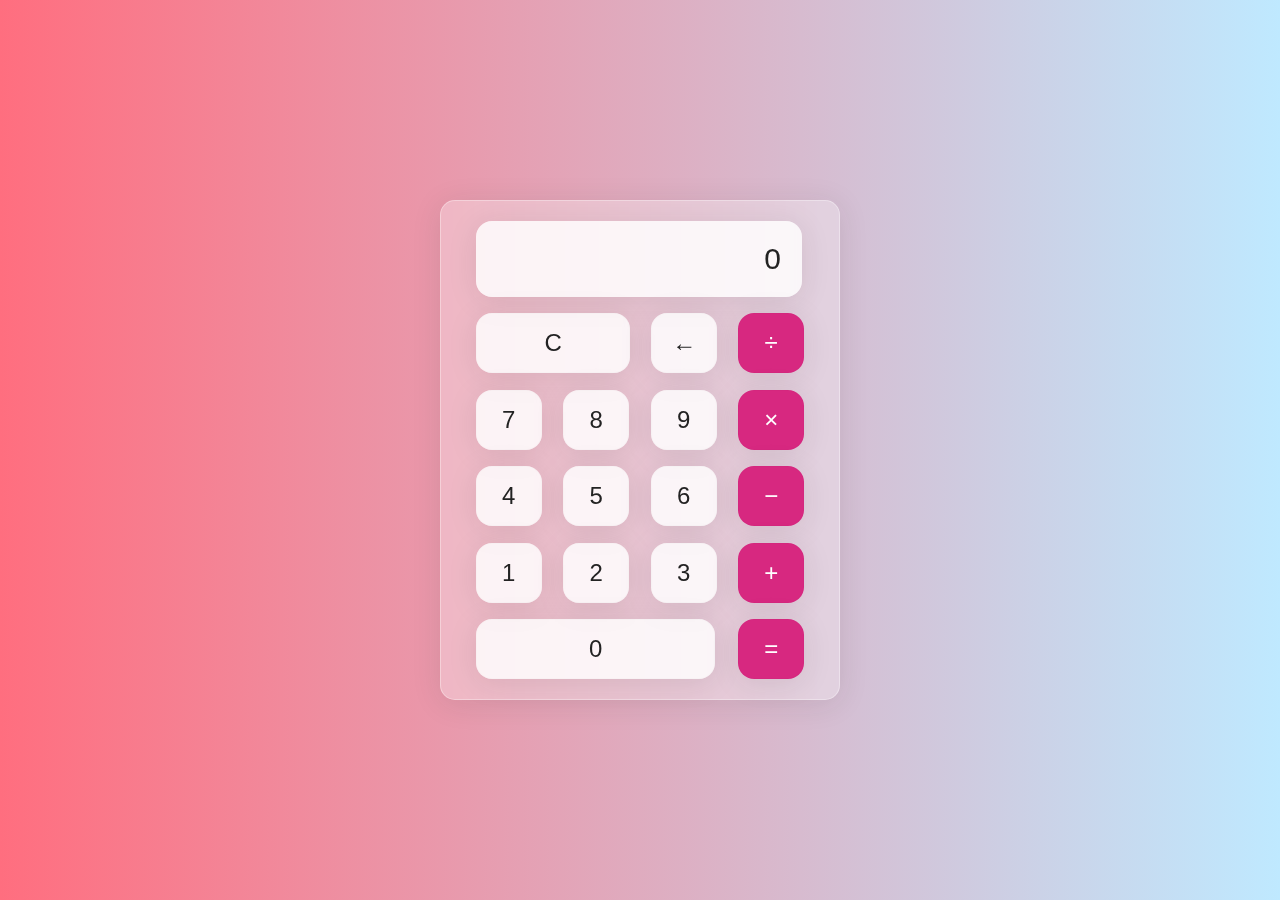
<file: Basic Calculator Project/index.html>
<!DOCTYPE html>
<html lang="en">
<head>
    <meta charset = "UTF-8">
    <meta http-equiv="X-UA-Compatible" content="IE=edge">
    <meta name="viewport" content="width=device-width, initial-scale=1.0">
    <link rel="stylesheet" href="style.css">
    <title>Calculator by Hillary</title>
</head>
<body>
    <div class ="wrapper">
        <section class = "screen">
            0
        </section>
        <section class="calc-buttons">
            <div class="calc-button-row">
            <button class="calc-button double">
            C
            </button>
            <button class="calc-button">
                &larr;
            </button>
            <button class="calc-button">
                &divide;
            </button>

            </div>
            <div class="calc-button-row">
                <button class="calc-button">
                    7
                </button>
                <button class="calc-button">
                    8
                </button>
                <button class="calc-button">
                    9
                </button>
                <button class="calc-button">
                    &times;
                </button>
            </div>
        
            <div class="calc-button-row">
                <button class="calc-button">
                    4
                </button>
                <button class="calc-button">
                    5
                </button>
                <button class="calc-button">
                    6
                </button>
                <button class="calc-button">
                    &minus;
                </button>
            </div>
    
            <div class="calc-button-row">
                <button class="calc-button">
                    1
                </button>
                <button class="calc-button">
                    2
                </button>
                <button class="calc-button">
                    3
                </button>
                <button class="calc-button">
                    &plus;
                </button>
            </div>

            <div class="calc-button-row">
                <button class="calc-button triple">
                    0
                </button>
                <button class="calc-button">
                    &equals;
                </button>
        
            </div>
        </section>
    </div>
    <script src="script.js"></script>
</body>
</html>
</file>
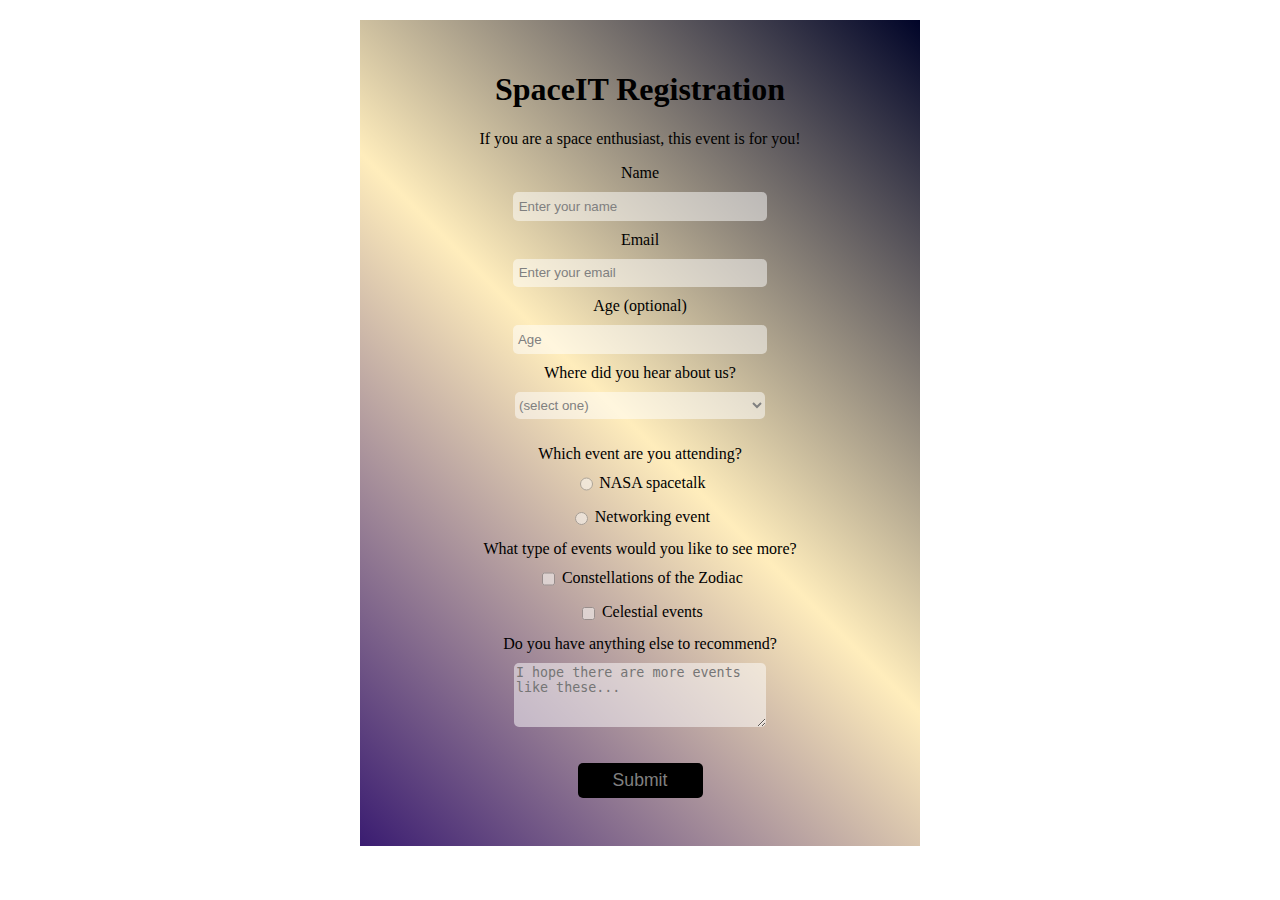
<file: Space Registration Form/index.html>
<!DOCTYPE html>
<html lang="en">
<head>
  <title>Registration Form</title>
  <meta charset="UTF-8">
  <link rel="stylesheet" href="style.css">
  <meta name="viewport" content="width=device-width, initial-scale=1.0" />
</head>
<body>
  <div class="box">
  <h1 id="title">SpaceIT Registration</h1>
  <p id="description">If you are a space enthusiast, this event is for you!</p>
  <form id="survey-form">
    <fielset> 
      <label for="yourname" id="name-label">Name <input type="text" id="name" name="name-label" placeholder=" Enter your name" required></label>
      <label for="youremail" id="email-label">Email <input type="email" id="email" name="email-label" placeholder=" Enter your email" required></label>
      <label for="yourage" id="number-label">Age (optional) <input type="number" id="number" name="number-label" min="13" max="80" placeholder=" Age"></label>
    <label for="referrer">Where did you hear about us?
          <select id="dropdown" name="referrer">
            <option value="">(select one)</option>
            <option value="1">Instagram</option>
            <option value="2">Facebook</option>
            <option value="3">Friends/Family</option>
            <option value="4">Others</option>
          </select>
        </label>
    </fieldset>
    <fieldset>
       <label>Which event are you attending?</label>
        <label for="firstevent"><input id="personal-account" type="radio" name="event" class="inline" value="5"/> NASA spacetalk</label>
        <label for="secondevent"><input id="business-account" type="radio" name="event" class="inline" value="6"/> Networking event</label>
    <label>What type of events would you like to see more?</label>
    <label for="new"><input id="new" type="checkbox" value="7" class="inline"> Constellations of the Zodiac</label>
     <label for="new"><input type="checkbox" value="7" class="inline"> Celestial events</label>
    <label for="rec">Do you have anything else to recommend?
          <textarea id="rec" name="rec" rows="4" cols="30" placeholder="I hope there are more events like these..."></textarea>
    </label>
  </fieldset>
  <input type="submit" value="Submit" id="submit"/>
  </form>
  </div>
</body>

<html>
</file>
<file: Basic Calculator Project/style.css>
html{
    box-sizing: border-box;
    height: 100%;
}
*,
*::before,
*::after{
    box-sizing: inherit;
    margin: 0;
    padding: 0;
}

body{
    align-items: center;
    background: linear-gradient(to right, #ff6e7f, #bfe9ff);
    display: flex;
    font-family: 'Dosis', sans-serif;
    font-display: swap;
    height: inherit;
    justify-content: center;
}

.wrapper{
    backdrop-filter: blur(5.0px);
    -webkit-backdrop-filter: blur(5.0px);
    border-radius: 15px;
    box-shadow: 0 4px 30px rgba(35,35,35,0.1);
    color: #232323;
    backdrop-filter: blur(4px);
    -webkit-backdrop-filter: blur(4px);
    background: rgba(255,255,255,0.30);
    border: 1px solid rgba(255,255,255,0.34);
    flex-basis: 400px;
    height: 500px;
    padding: 20px 35px;

}

.screen{
    backdrop-filter: blur(5.0px);
    -webkit-backdrop-filter: blur(5.0px);
    background: rgba(255,255,255,0.75);
    border: 1px solid rgba(255,255,255,0.01);
    border-radius: 16px;
    box-shadow: 0 4px 30px rgba(35,35,35,0.1);
    color: #232323;
    font-size: 30px;
    padding: 20px;
    text-align: right;
    width: 326px;
}

.calc-button-row{
    display:flex;
    justify-content: space-between;
    margin: 5% 0;
}

.calc-button{
    backdrop-filter: blur(5.0px);
    -webkit-backdrop-filter: blur(5.5px);
    background: rgba(255,255,255,0.75);
    border: 1px solid rgba(35,35,35,0.01);
    border-radius: 16px;
    box-shadow: 0 4px 30px rgba(35,35,35,0.1);
    color: #232323;
    flex-basis: 20%;
    font-family: inherit;
    font-size: 24px;
    height: 60px;

}

.calc-button:last-child{
    backdrop-filter: blur(5.0px);
    -webkit-backdrop-filter: blur(5.5px);
    background: rgba(255,255,255,0.75);
    border: 1px solid rgba(35,35,35,0.01);
    border-radius: 16px;
    box-shadow: 0 4px 30px rgba(35,35,35,0.1);
    color: #ffff;
    background: #d72880;
}

.calc-button:last-child:hover{
    background-color: inherit;
    color: inherit;
}

.calc-button:hover{
    background-color: inherit;
}

.calc-button:active{
    background-color: #ecb8e0;
}

.double{
    flex-basis: 47%;
}

.triple{
    flex-basis: 73%;
}
</file>
<file: Space Registration Form/style.css>
label {
    display: block;
    margin: 0.5rem 0;
}

body {
    background-size: cover; background-image: url(https://images.pexels.com/photos/1169754/pexels-photo-1169754.jpeg?cs=srgb&dl=pexels-philippe-donn-1169754.jpg&fm=jpg);
    color: black;
    font-family: Segeo UI;
    font-size: 16px;
    text-align: center;
}
 
.box{
   width: 80%;
    background: linear-gradient(45deg, #3a1c71,#ffedbc, #000428);
    margin-left: auto;
    margin-right: auto;
    padding: 30px;
    max-width: 500px;
    margin-top: 20px;
    margin-bottom: 20px;
 }

input, select, placeholder, textarea{
    margin: 10px auto;
    width: 50%;
    min-height: 2em;
    display: block;
    background-color: rgba(255, 255, 255, 0.5); 
    border: none; 
    border-radius: 5px;
    color: grey;
}

input::placeholder {
    color: grey; 
    /* Replace with the color you want separately*/
}

.inline {
    width: unset;
    margin: auto;
    vertical-align: middle;
    display: inline-block;
    margin-left: 5px;
    
}

input[type="radio"], input[type="checkbox"] {
    opacity: 0.5; 
    margin-right: 0.2em;  
}

 fieldset {
    border: none;
    padding: 0.5rem 0;
  }

  fieldset:last-of-type {
    border-bottom: none;
  }

  input[type="submit"] {
    display: block;
    width: 25%;
    margin: 1em auto;
    height: 2em;
    font-size: 1.1rem;
    background-color: black;
    border-color: white;
    min-width: 30px;
  }
</file>
